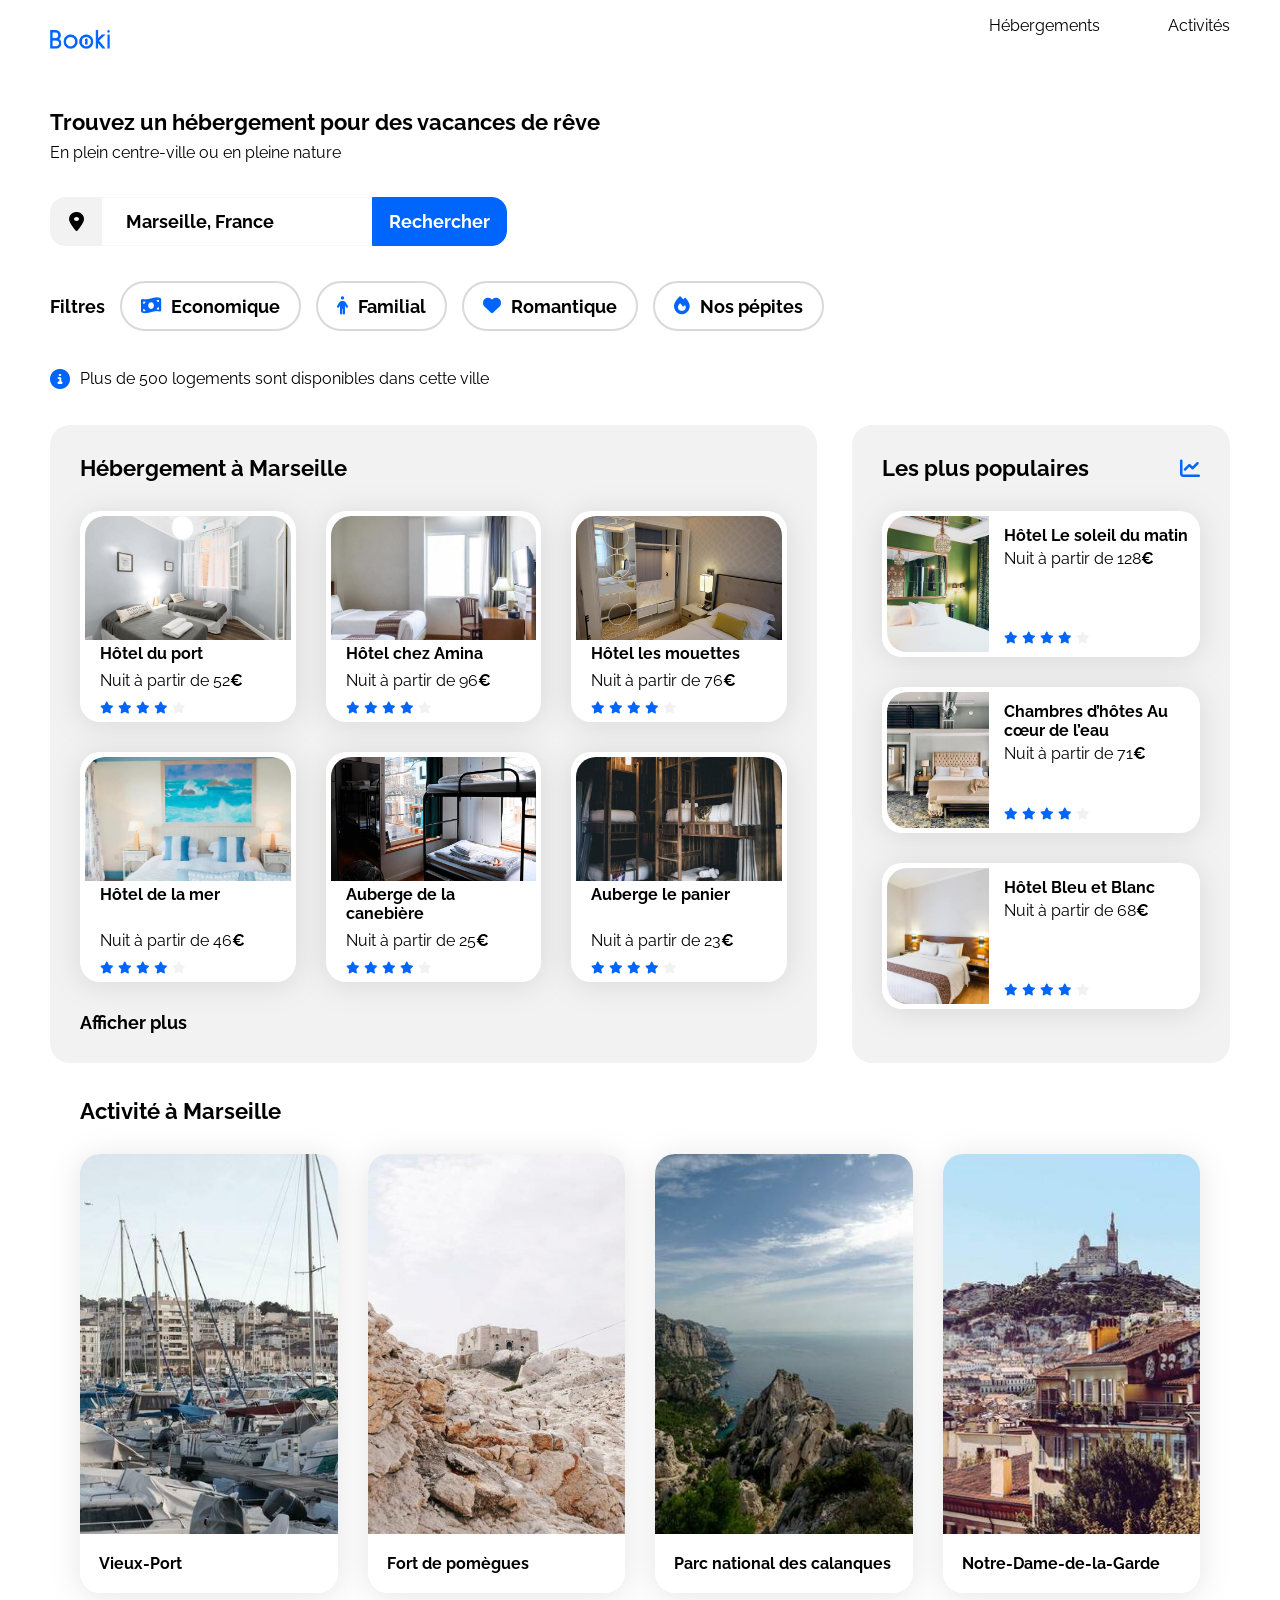
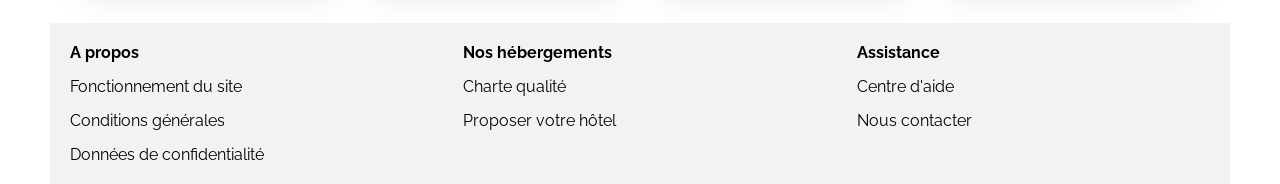
<file: index.html>
<!doctype html>
<html lang="fr">
  <head>
    <meta charset="UTF-8" />
    <meta name="viewport" content="width=device-width, initial-scale=1.0" />
    <title>Booki</title>
    <link rel="preconnect" href="https://fonts.googleapis.com" />
    <link rel="preconnect" href="https://fonts.gstatic.com" crossorigin />
    <link
      href="https://fonts.googleapis.com/css2?family=Raleway:wght@400;500;700&display=swap"
      rel="stylesheet"
    />
    <link
      rel="stylesheet"
      href="https://cdnjs.cloudflare.com/ajax/libs/font-awesome/6.2.1/css/all.min.css"
      integrity="sha512-MV7K8+y+gLIBoVD59lQIYicR65iaqukzvf/nwasF0nqhPay5w/9lJmVM2hMDcnK1OnMGCdVK+iQrJ7lzPJQd1w=="
      crossorigin="anonymous"
      referrerpolicy="no-referrer"
    />
    <link rel="stylesheet" href="./css/style.css" />
    <link rel="icon" type="image/png" href="./images/logo/favicon-32x32.png" />
  </head>

  <body>
    <div class="main-container">
      <!-- Entête de page avec logo et navigation -->
      <header class="main-header">
        <!-- Logo -->
        <a href="#">
          <img src="./images/logo/Booki.png" alt="Logo Booki" />
        </a>

        <!-- Barre de navigation -->
        <nav class="main-nav menu-item">
          <ul>
            <li><a href="#hebergements">Hébergements</a></li>
            <li><a href="#activites">Activités</a></li>
          </ul>
        </nav>
      </header>
      <!-- fin Entête de page avec logo et navigation -->

      <main>
        <!-- Titre principale de la page -->
        <h1>Trouvez un hébergement pour des vacances de rêve</h1>
        <p>En plein centre-ville ou en pleine nature</p>

        <!-- Barre de recherches -->
        <div class="search-bar">
          <i class="fa-sharp fa-solid fa-location-dot fa-lg"></i>
          <form class="search-form search-filter-text">
            <input
              type="text"
              name="search-query"
              placeholder="Marseille, France"
            />
            <button type="submit">Rechercher</button>
          </form>
        </div>

        <!-- barre de filtres -->
        <div class="filter-bar search-filter-text">
          <span>Filtres</span>
          <a href="#">
            <i class="fa-solid fa-money-bill-wave" aria-hidden="true"></i
            >Economique
          </a>
          <a href="#">
            <i class="fa-duotone fa-solid fa-person" aria-hidden="true"></i
            >Familial
          </a>
          <a href="#">
            <i class="fa-solid fa-heart" aria-hidden="true"></i>Romantique
          </a>
          <a href="#">
            <i class="fa-solid fa-fire" aria-hidden="true"></i>Nos pépites
          </a>
        </div>

        <div class="search-result-info">
          <i class="fa-solid fa-circle-info fa-lg" aria-hidden="true"></i>
          <p>Plus de 500 logements sont disponibles dans cette ville</p>
        </div>

        <!-- Zone d'affichages des cartes hébergements et les plus populaires -->
        <div class="hebergements-and-populaires">
          <!-- Zone d'affichage des cartes des hébergements  -->
          <section class="hebergements" id="hebergements">
            <h2 class="section-title">Hébergement à Marseille</h2>

            <div class="hebergements-cards">
              <!-- Hébergement 1 -->
              <a href="#">
                <article class="card">
                  <img
                    src="./images/hebergements/fred-kleber.jpg"
                    alt="Image de Hôtel du port"
                  />
                  <h3 class="card-title">Hôtel du port</h3>
                  <p class="card-subtitle">
                    Nuit à partir de 52<span class="euro">€</span>
                  </p>
                  <div class="card-rating">
                    <i class="fa-xs fa-solid fa-star" aria-hidden="true"></i>
                    <i class="fa-xs fa-solid fa-star" aria-hidden="true"></i>
                    <i class="fa-xs fa-solid fa-star" aria-hidden="true"></i>
                    <i class="fa-xs fa-solid fa-star" aria-hidden="true"></i>
                    <i
                      class="fa-xs fa-solid fa-star neutral-star"
                      aria-hidden="true"
                    ></i>
                  </div>
                </article>
              </a>

              <!-- Hébergement 2 -->
              <a href="#">
                <article class="card">
                  <img
                    src="./images/hebergements/febrian-zakaria.jpg"
                    alt="Image de Hôtel chez Amina"
                  />
                  <h3 class="card-title">Hôtel chez Amina</h3>
                  <p class="card-subtitle">
                    Nuit à partir de 96<span class="euro">€</span>
                  </p>
                  <div class="card-rating">
                    <i class="fa-xs fa-solid fa-star" aria-hidden="true"></i>
                    <i class="fa-xs fa-solid fa-star" aria-hidden="true"></i>
                    <i class="fa-xs fa-solid fa-star" aria-hidden="true"></i>
                    <i class="fa-xs fa-solid fa-star" aria-hidden="true"></i>
                    <i
                      class="fa-xs fa-solid fa-star neutral-star"
                      aria-hidden="true"
                    ></i>
                  </div>
                </article>
              </a>

              <!-- Hébergement 3 -->
              <a href="#">
                <article class="card">
                  <img
                    src="./images/hebergements/reisetopia.jpg"
                    alt="Image de Hôtel les mouettes"
                  />
                  <h3 class="card-title">Hôtel les mouettes</h3>
                  <p class="card-subtitle">
                    Nuit à partir de 76<span class="euro">€</span>
                  </p>
                  <div class="card-rating">
                    <i class="fa-xs fa-solid fa-star" aria-hidden="true"></i>
                    <i class="fa-xs fa-solid fa-star" aria-hidden="true"></i>
                    <i class="fa-xs fa-solid fa-star" aria-hidden="true"></i>
                    <i class="fa-xs fa-solid fa-star" aria-hidden="true"></i>
                    <i
                      class="fa-xs fa-solid fa-star neutral-star"
                      aria-hidden="true"
                    ></i>
                  </div>
                </article>
              </a>

              <!-- Hébergement 4 -->
              <a href="#">
                <article class="card">
                  <img
                    src="./images/hebergements/annie-spratt.jpg"
                    alt="Image de Hôtel de la mer"
                  />
                  <h3 class="card-title">Hôtel de la mer</h3>
                  <p class="card-subtitle">
                    Nuit à partir de 46<span class="euro">€</span>
                  </p>
                  <div class="card-rating">
                    <i class="fa-xs fa-solid fa-star" aria-hidden="true"></i>
                    <i class="fa-xs fa-solid fa-star" aria-hidden="true"></i>
                    <i class="fa-xs fa-solid fa-star" aria-hidden="true"></i>
                    <i class="fa-xs fa-solid fa-star" aria-hidden="true"></i>
                    <i
                      class="fa-xs fa-solid fa-star neutral-star"
                      aria-hidden="true"
                    ></i>
                  </div>
                </article>
              </a>

              <!-- Hébergement 5 -->
              <a href="#">
                <article class="card">
                  <img
                    src="./images/hebergements/marcus-loke.jpg"
                    alt="Image de Auberge de la canebière"
                  />
                  <h3 class="card-title">Auberge de la canebière</h3>
                  <p class="card-subtitle">
                    Nuit à partir de 25<span class="euro">€</span>
                  </p>
                  <div class="card-rating">
                    <i class="fa-xs fa-solid fa-star" aria-hidden="true"></i>
                    <i class="fa-xs fa-solid fa-star" aria-hidden="true"></i>
                    <i class="fa-xs fa-solid fa-star" aria-hidden="true"></i>
                    <i class="fa-xs fa-solid fa-star" aria-hidden="true"></i>
                    <i
                      class="fa-xs fa-solid fa-star neutral-star"
                      aria-hidden="true"
                    ></i>
                  </div>
                </article>
              </a>

              <!-- Hébergement 6 -->
              <a href="#">
                <article class="card">
                  <img
                    src="./images/hebergements/nicate-lee.jpg"
                    alt="Image de Auberge le panier"
                  />
                  <h3 class="card-title">Auberge le panier</h3>
                  <p class="card-subtitle">
                    Nuit à partir de 23<span class="euro">€</span>
                  </p>
                  <div class="card-rating">
                    <i class="fa-xs fa-solid fa-star" aria-hidden="true"></i>
                    <i class="fa-xs fa-solid fa-star" aria-hidden="true"></i>
                    <i class="fa-xs fa-solid fa-star" aria-hidden="true"></i>
                    <i class="fa-xs fa-solid fa-star" aria-hidden="true"></i>
                    <i
                      class="fa-xs fa-solid fa-star neutral-star"
                      aria-hidden="true"
                    ></i>
                  </div>
                </article>
              </a>

              <!-- Hébergement 7 A DECOMMENTER POUR TESTER LE COMPORTEMENT AVEC MOINS DE 3 CARDS SUR UNE LIGNE -->

              <!-- 
              <a href="#">
                <article class="card">
                  <img
                    src="./images/hebergements/nicate-lee.jpg"
                    alt="Image de Auberge le panier"
                  />
                  <h3 class="card-title">Auberge le panier</h3>
                  <p class="card-subtitle">
                    Nuit à partir de 23<span class="euro">€</span>
                  </p>
                  <div class="card-rating">
                    <i class="fa-xs fa-solid fa-star" aria-hidden="true"></i>
                    <i class="fa-xs fa-solid fa-star" aria-hidden="true"></i>
                    <i class="fa-xs fa-solid fa-star" aria-hidden="true"></i>
                    <i class="fa-xs fa-solid fa-star" aria-hidden="true"></i>
                    <i
                      class="fa-xs fa-solid fa-star neutral-star"
                      aria-hidden="true"
                    ></i>
                  </div>
                </article>
              </a> 
              -->

              <!-- Hébergement 8 A DECOMMENTER POUR TESTER LE COMPORTEMENT AVEC MOINS DE 3 CARDS SUR UNE LIGNE -->
              <!-- 
              <a href="#">
                <article class="card">
                  <img
                    src="./images/hebergements/nicate-lee.jpg"
                    alt="Image de Auberge le panier"
                  />
                  <h3 class="card-title">Auberge le panier</h3>
                  <p class="card-subtitle">
                    Nuit à partir de 23<span class="euro">€</span>
                  </p>
                  <div class="card-rating">
                    <i class="fa-xs fa-solid fa-star" aria-hidden="true"></i>
                    <i class="fa-xs fa-solid fa-star" aria-hidden="true"></i>
                    <i class="fa-xs fa-solid fa-star" aria-hidden="true"></i>
                    <i class="fa-xs fa-solid fa-star" aria-hidden="true"></i>
                    <i
                      class="fa-xs fa-solid fa-star neutral-star"
                      aria-hidden="true"
                    ></i>
                  </div>
                </article>
              </a> 
              -->
            </div>

            <a href="#" class="hebergements-plus-de-cards">Afficher plus</a>
          </section>
          <!-- Fin Zone d'affichage des cartes des hébergements  -->

          <!-- Zone d'affichage des cartes des hébergements les plus populaires -->
          <section class="populaires">
            <div class="populaires-title">
              <h2 class="section-title">Les plus populaires</h2>
              <i class="fa-solid fa-chart-line fa-lg" aria-hidden="true"></i>
            </div>
            <div class="populaires-cards">
              <!-- Populaire 1 -->
              <a href="#">
                <article class="card">
                  <img
                    src="./images/hebergements/emile-guillemot.jpg"
                    alt="Image de la chambre d'hôtel montrant un lit"
                  />
                  <div class="card-content">
                    <div class="card-txt">
                      <h3 class="card-title">Hôtel Le soleil du matin</h3>
                      <p class="card-subtitle">
                        Nuit à partir de 128<span class="euro">€</span>
                      </p>
                    </div>
                    <div class="card-rating">
                      <i class="fa-xs fa-solid fa-star" aria-hidden="true"></i>
                      <i class="fa-xs fa-solid fa-star" aria-hidden="true"></i>
                      <i class="fa-xs fa-solid fa-star" aria-hidden="true"></i>
                      <i class="fa-xs fa-solid fa-star" aria-hidden="true"></i>
                      <i
                        class="fa-xs fa-solid fa-star neutral-star"
                        aria-hidden="true"
                      ></i>
                      <span class="sr-only">Note de 4 sur 5</span>
                    </div>
                  </div>
                </article>
              </a>

              <!-- Populaire 2 -->
              <a href="#">
                <article class="card">
                  <img
                    src="./images/hebergements/aw-creative.jpg"
                    alt="Image de la chambre d'hôtel montrant un lit"
                  />
                  <div class="card-content">
                    <div class="card-txt">
                      <h3 class="card-title">
                        Chambres d’hôtes Au cœur de l’eau
                      </h3>
                      <p class="card-subtitle">
                        Nuit à partir de 71<span class="euro">€</span>
                      </p>
                    </div>
                    <div class="card-rating">
                      <i class="fa-xs fa-solid fa-star" aria-hidden="true"></i>
                      <i class="fa-xs fa-solid fa-star" aria-hidden="true"></i>
                      <i class="fa-xs fa-solid fa-star" aria-hidden="true"></i>
                      <i class="fa-xs fa-solid fa-star" aria-hidden="true"></i>
                      <i
                        class="fa-xs fa-solid fa-star neutral-star"
                        aria-hidden="true"
                      ></i>
                      <span class="sr-only">Note de 4 sur 5</span>
                    </div>
                  </div>
                </article>
              </a>

              <!-- Populaire 3 -->
              <a href="#">
                <article class="card">
                  <img
                    src="./images/hebergements/febrian-zakaria2.jpg"
                    alt="Image de la chambre d'hôtel montrant un lit"
                  />
                  <div class="card-content">
                    <div class="card-txt">
                      <h3 class="card-title">Hôtel Bleu et Blanc</h3>
                      <p class="card-subtitle">
                        Nuit à partir de 68<span class="euro">€</span>
                      </p>
                    </div>
                    <div class="card-rating">
                      <i class="fa-xs fa-solid fa-star" aria-hidden="true"></i>
                      <i class="fa-xs fa-solid fa-star" aria-hidden="true"></i>
                      <i class="fa-xs fa-solid fa-star" aria-hidden="true"></i>
                      <i class="fa-xs fa-solid fa-star" aria-hidden="true"></i>
                      <i
                        class="fa-xs fa-solid fa-star neutral-star"
                        aria-hidden="true"
                      ></i>
                      <span class="sr-only">Note de 4 sur 5</span>
                    </div>
                  </div>
                </article>
              </a>

              <!-- Populaire 4 A DECOMMENTER POUR TESTER LE COMPORTEMENT AVEC MOINS DE 3 CARDS -->
              <!-- <a href="#">
                <article class="card">
                  <img
                    src="./images/hebergements/febrian-zakaria2.jpg"
                    alt="Image de la chambre d'hôtel montrant un lit"
                  />
                  <div class="card-content">
                    <div class="card-txt">
                      <h3 class="card-title">Hôtel Bleu et Blanc</h3>
                      <p class="card-subtitle">
                        Nuit à partir de 68<span class="euro">€</span>
                      </p>
                    </div>
                    <div class="card-rating">
                      <i class="fa-xs fa-solid fa-star" aria-hidden="true"></i>
                      <i class="fa-xs fa-solid fa-star" aria-hidden="true"></i>
                      <i class="fa-xs fa-solid fa-star" aria-hidden="true"></i>
                      <i class="fa-xs fa-solid fa-star" aria-hidden="true"></i>
                      <i
                        class="fa-xs fa-solid fa-star neutral-star"
                        aria-hidden="true"
                      ></i>
                      <span class="sr-only">Note de 4 sur 5</span>
                    </div>
                  </div>
                </article>
              </a> -->

              <!-- Populaire 5 A DECOMMENTER POUR TESTER LE COMPORTEMENT AVEC MOINS DE 3 CARDS -->
              <!-- 
              <a href="#">
                <article class="card">
                  <img
                    src="./images/hebergements/febrian-zakaria2.jpg"
                    alt="Image de la chambre d'hôtel montrant un lit"
                  />
                  <div class="card-content">
                    <div class="card-txt">
                      <h3 class="card-title">Hôtel Bleu et Blanc</h3>
                      <p class="card-subtitle">
                        Nuit à partir de 68<span class="euro">€</span>
                      </p>
                    </div>
                    <div class="card-rating">
                      <i class="fa-xs fa-solid fa-star" aria-hidden="true"></i>
                      <i class="fa-xs fa-solid fa-star" aria-hidden="true"></i>
                      <i class="fa-xs fa-solid fa-star" aria-hidden="true"></i>
                      <i class="fa-xs fa-solid fa-star" aria-hidden="true"></i>
                      <i
                        class="fa-xs fa-solid fa-star neutral-star"
                        aria-hidden="true"
                      ></i>
                      <span class="sr-only">Note de 4 sur 5</span>
                    </div>
                  </div>
                </article>
              </a>
              -->
            </div>
          </section>
          <!-- Fin Zone d'affichage des cartes les plus populaires -->
        </div>
        <!-- Fin de la Zone d'affichages des cartes hébergements et les plus populaires -->

        <!-- Zone d'affichage des activités -->
        <section id="activites" class="activites">
          <h2 class="section-title">Activité à Marseille</h2>

          <div class="activites-cards">
            <!-- Activité 1 -->
            <a href="#">
              <article class="card">
                <img
                  src="./images/activites/reno-laithienne.jpg"
                  alt="Image du Vieux-Port"
                />
                <h3 class="card-title">Vieux-Port</h3>
              </article>
            </a>

            <!-- Activité 3 -->
            <a href="#">
              <article class="card">
                <img
                  src="./images/activites/paul-hermann.jpg"
                  alt="Image de Fort de pomègues"
                />
                <h3 class="card-title">Fort de pomègues</h3>
              </article>
            </a>

            <!-- Activité 3 -->
            <a href="#">
              <article class="card">
                <img
                  src="./images/activites/kilyan-sockalingum.jpg"
                  alt="Image de Parc national des calanques"
                />
                <h3 class="card-title">Parc national des calanques</h3>
              </article>
            </a>

            <!-- Activité 4 -->
            <a href="#">
              <article class="card">
                <img
                  src="./images/activites/florian-wehde.jpg"
                  alt="Image de Notre-Dame-de-la-Garde"
                />
                <h3 class="card-title">Notre-Dame-de-la-Garde</h3>
              </article>
            </a>

            <!-- Activité 5 A DECOMMENTER POUR TESTER LE COMPORTEMENT AVEC MOINS DE 4 CARDS SUR UNE LIGNE -->
            <!-- 
            <a href="#">
              <article class="card">
                <img
                  src="./images/activites/reno-laithienne.jpg"
                  alt="Image du Vieux-Port"
                />
                <h3 class="card-title">Vieux-Port</h3>
              </article>
            </a> 
            -->
          </div>
        </section>
        <!-- Fin Zone d'affichage des activités -->
      </main>

      <!-- Pied de page -->
      <footer class="main-footer">
        <div class="menu-footer">
          <h3 class="card-title">A propos</h3>
          <ul>
            <li><a href="#">Fonctionnement du site</a></li>
            <li><a href="#">Conditions générales</a></li>
            <li><a href="#">Données de confidentialité</a></li>
          </ul>
        </div>
        <div class="menu-footer">
          <h3 class="card-title">Nos hébergements</h3>
          <ul>
            <li><a href="#">Charte qualité</a></li>
            <li><a href="#">Proposer votre hôtel</a></li>
          </ul>
        </div>
        <div class="menu-footer">
          <h3 class="card-title">Assistance</h3>
          <ul>
            <li><a href="#">Centre d'aide</a></li>
            <li><a href="#">Nous contacter</a></li>
          </ul>
        </div>
      </footer>
      <!-- Fin de la zone d'affichage du pied de page -->
    </div>
  </body>
</html>
</file>
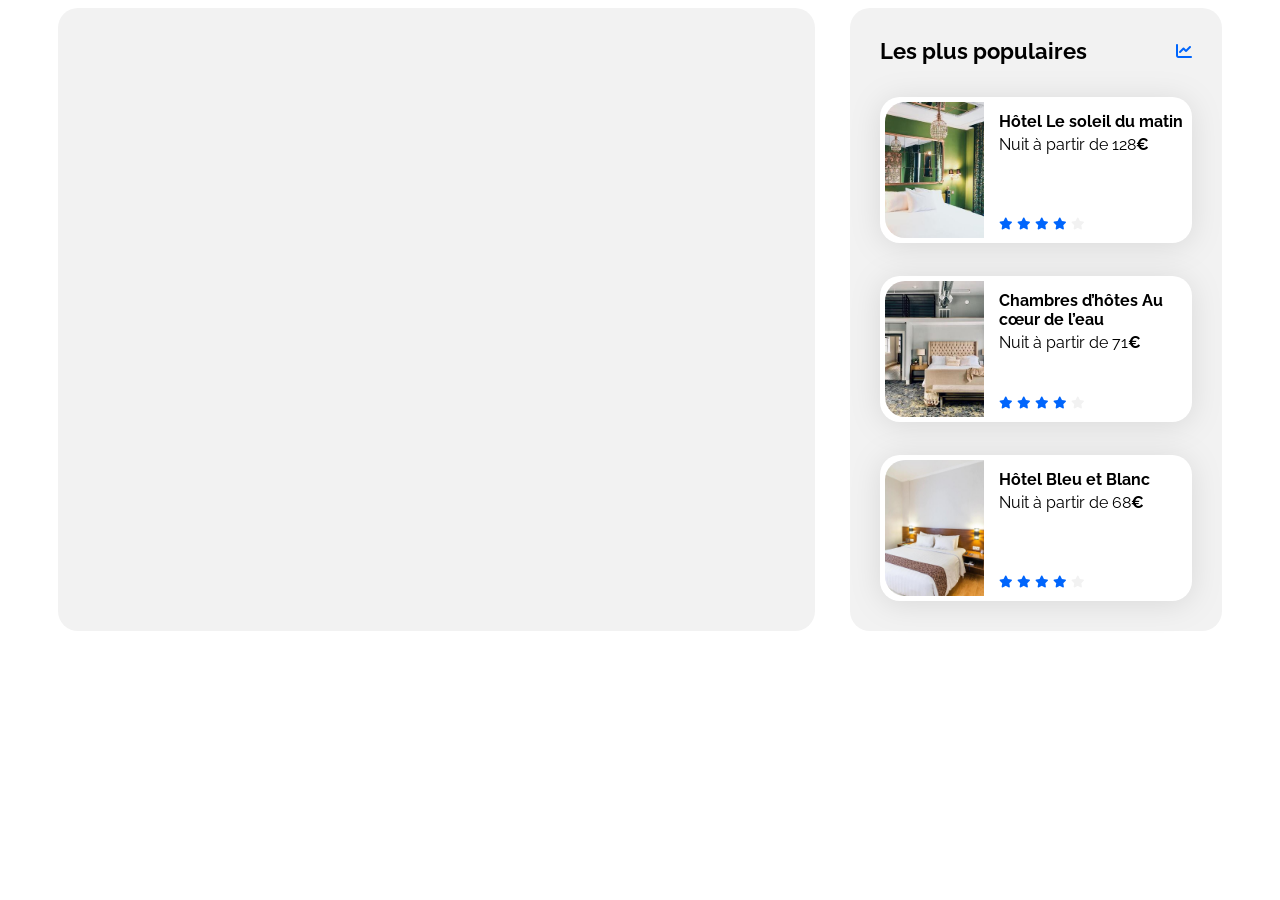
<file: index-etape1.html>
<!doctype html>
<html lang="fr">
  <head>
    <meta charset="UTF-8" />
    <meta name="viewport" content="width=device-width, initial-scale=1.0" />
    <title>Booki</title>
    <link rel="preconnect" href="https://fonts.googleapis.com" />
    <link rel="preconnect" href="https://fonts.gstatic.com" crossorigin />
    <link
      href="https://fonts.googleapis.com/css2?family=Raleway:wght@400;500;700&display=swap"
      rel="stylesheet"
    />
    <link
      rel="stylesheet"
      href="https://cdnjs.cloudflare.com/ajax/libs/font-awesome/6.2.1/css/all.min.css"
      integrity="sha512-MV7K8+y+gLIBoVD59lQIYicR65iaqukzvf/nwasF0nqhPay5w/9lJmVM2hMDcnK1OnMGCdVK+iQrJ7lzPJQd1w=="
      crossorigin="anonymous"
      referrerpolicy="no-referrer"
    />
    <link rel="stylesheet" href="./css/style-initial.css" />
  </head>

  <body>
    <div class="main-container">
      <header></header>
      <main>
        <div class="hebergements-and-populaires">
          <section class="hebergements"></section>
          <section class="populaires">
            <div class="populaires-title">
              <h2 class="section-title">Les plus populaires</h2>
              <i class="fa-solid fa-chart-line" aria-hidden="true"></i>
            </div>
            <div class="populaires-cards">
              <a href="#">
                <article class="card">
                  <img
                    src="./images/hebergements/emile-guillemot.jpg"
                    alt="Image de la chambre d'hôtel montrant un lit"
                  />
                  <div class="card-content">
                    <div class="card-txt">
                      <h3 class="card-title">Hôtel Le soleil du matin</h3>
                      <p class="card-subtitle">
                        Nuit à partir de 128<span class="euro">€</span>
                      </p>
                    </div>
                    <div class="card-rating">
                      <i class="fa-xs fa-solid fa-star" aria-hidden="true"></i>
                      <i class="fa-xs fa-solid fa-star" aria-hidden="true"></i>
                      <i class="fa-xs fa-solid fa-star" aria-hidden="true"></i>
                      <i class="fa-xs fa-solid fa-star" aria-hidden="true"></i>
                      <i
                        class="fa-xs fa-solid fa-star neutral-star"
                        aria-hidden="true"
                      ></i>
                      <span class="sr-only">Note de 4 sur 5</span>
                    </div>
                  </div>
                </article>
              </a>
              <a href="#">
                <article class="card">
                  <img
                    src="./images/hebergements/aw-creative.jpg"
                    alt="Image de la chambre d'hôtel montrant un lit"
                  />
                  <div class="card-content">
                    <div class="card-txt">
                      <h3 class="card-title">
                        Chambres d’hôtes Au cœur de l’eau
                      </h3>
                      <p class="card-subtitle">
                        Nuit à partir de 71<span class="euro">€</span>
                      </p>
                    </div>
                    <div class="card-rating">
                      <i class="fa-xs fa-solid fa-star" aria-hidden="true"></i>
                      <i class="fa-xs fa-solid fa-star" aria-hidden="true"></i>
                      <i class="fa-xs fa-solid fa-star" aria-hidden="true"></i>
                      <i class="fa-xs fa-solid fa-star" aria-hidden="true"></i>
                      <i
                        class="fa-xs fa-solid fa-star neutral-star"
                        aria-hidden="true"
                      ></i>
                      <span class="sr-only">Note de 4 sur 5</span>
                    </div>
                  </div>
                </article>
              </a>
              <a href="#">
                <article class="card">
                  <img
                    src="./images/hebergements/febrian-zakaria2.jpg"
                    alt="Image de la chambre d'hôtel montrant un lit"
                  />
                  <div class="card-content">
                    <div class="card-txt">
                      <h3 class="card-title">Hôtel Bleu et Blanc</h3>
                      <p class="card-subtitle">
                        Nuit à partir de 68<span class="euro">€</span>
                      </p>
                    </div>
                    <div class="card-rating">
                      <i class="fa-xs fa-solid fa-star" aria-hidden="true"></i>
                      <i class="fa-xs fa-solid fa-star" aria-hidden="true"></i>
                      <i class="fa-xs fa-solid fa-star" aria-hidden="true"></i>
                      <i class="fa-xs fa-solid fa-star" aria-hidden="true"></i>
                      <i
                        class="fa-xs fa-solid fa-star neutral-star"
                        aria-hidden="true"
                      ></i>
                      <span class="sr-only">Note de 4 sur 5</span>
                    </div>
                  </div>
                </article>
              </a>
            </div>
          </section>
        </div>
      </main>
      <footer></footer>
    </div>
  </body>
</html>
</file>
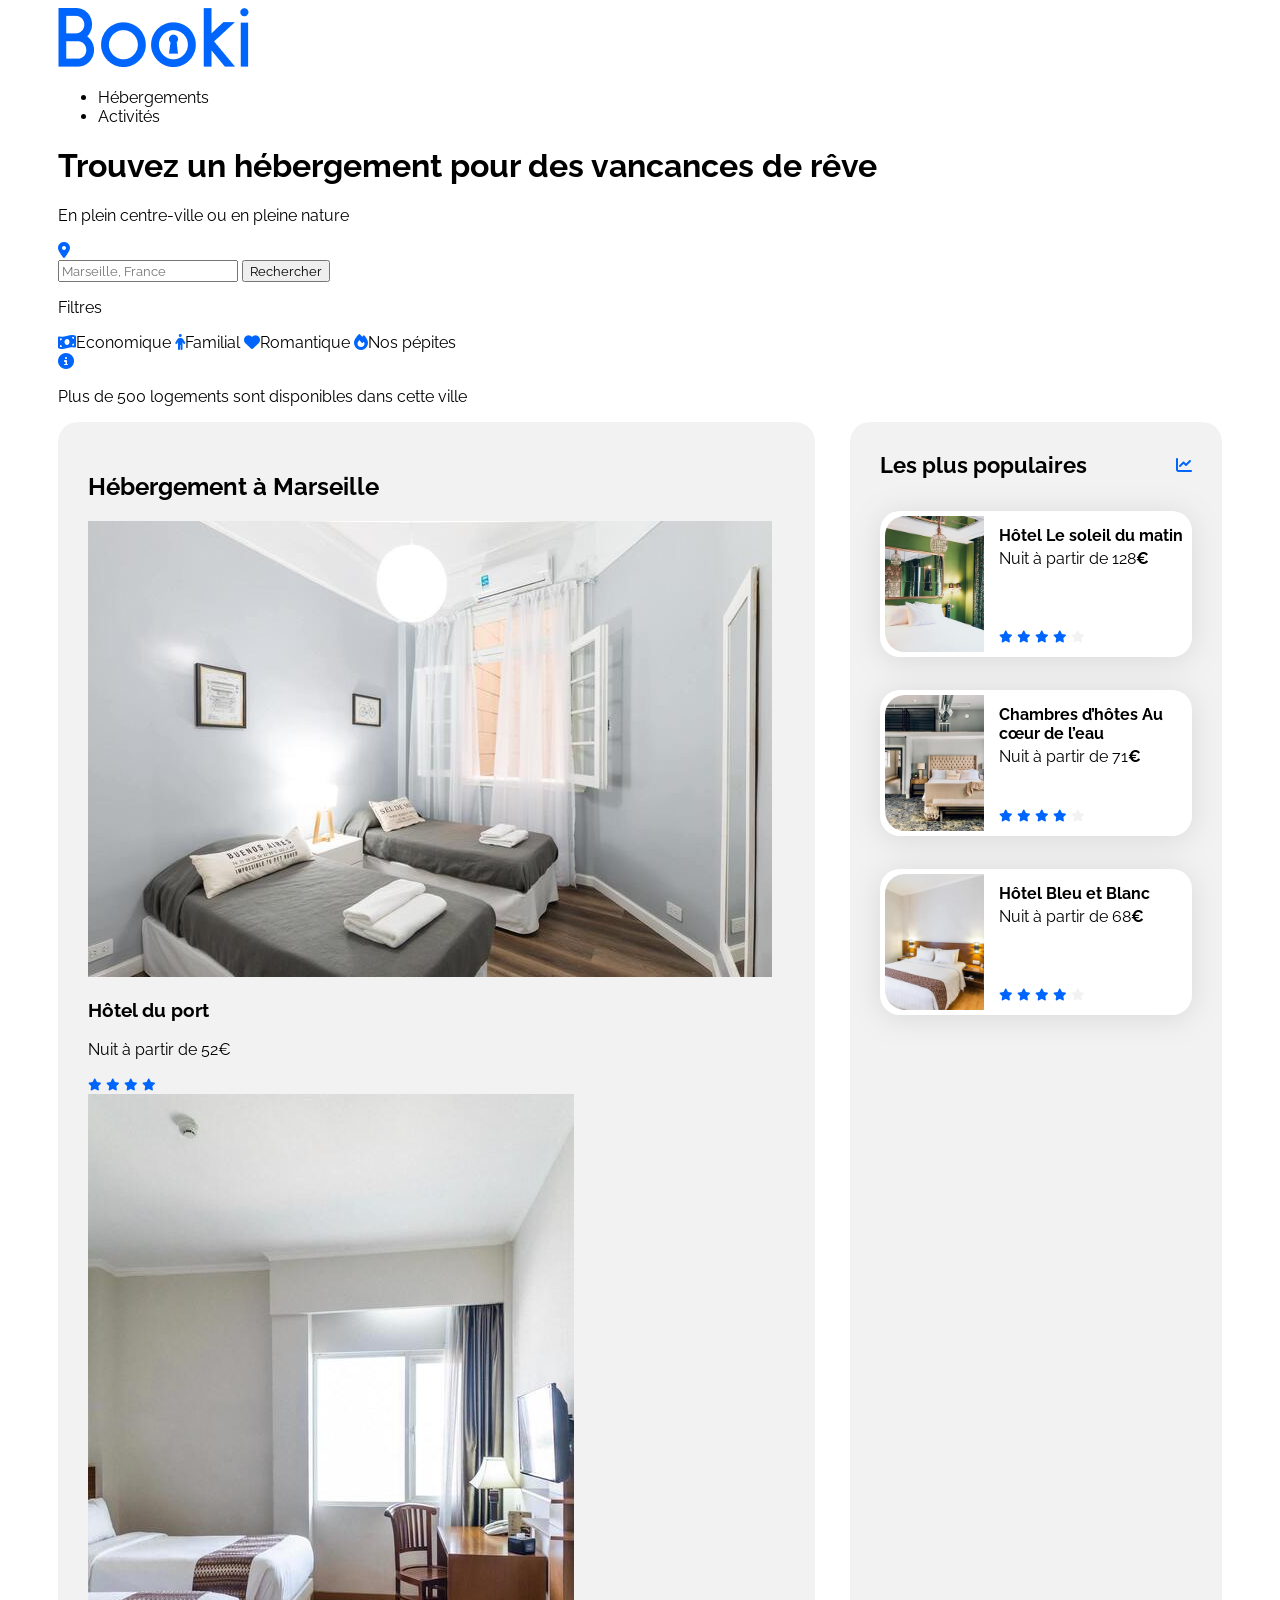
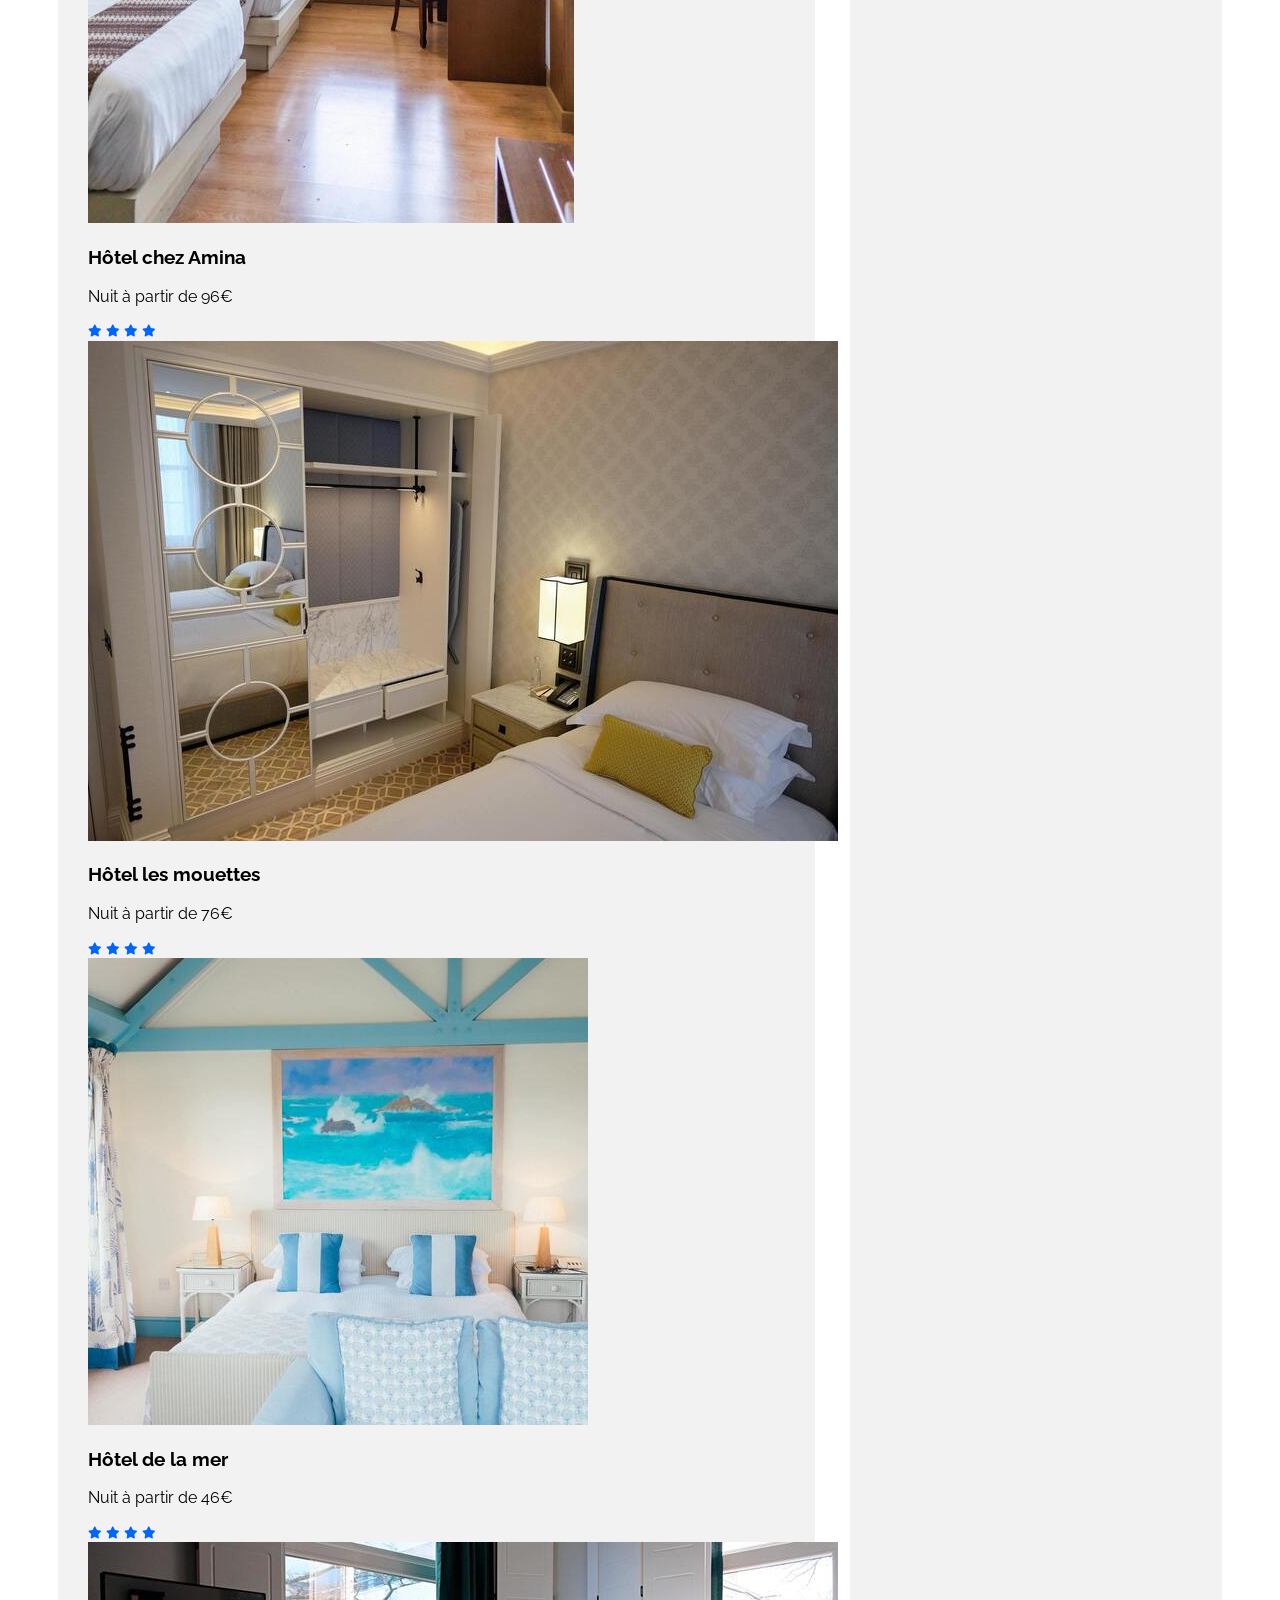
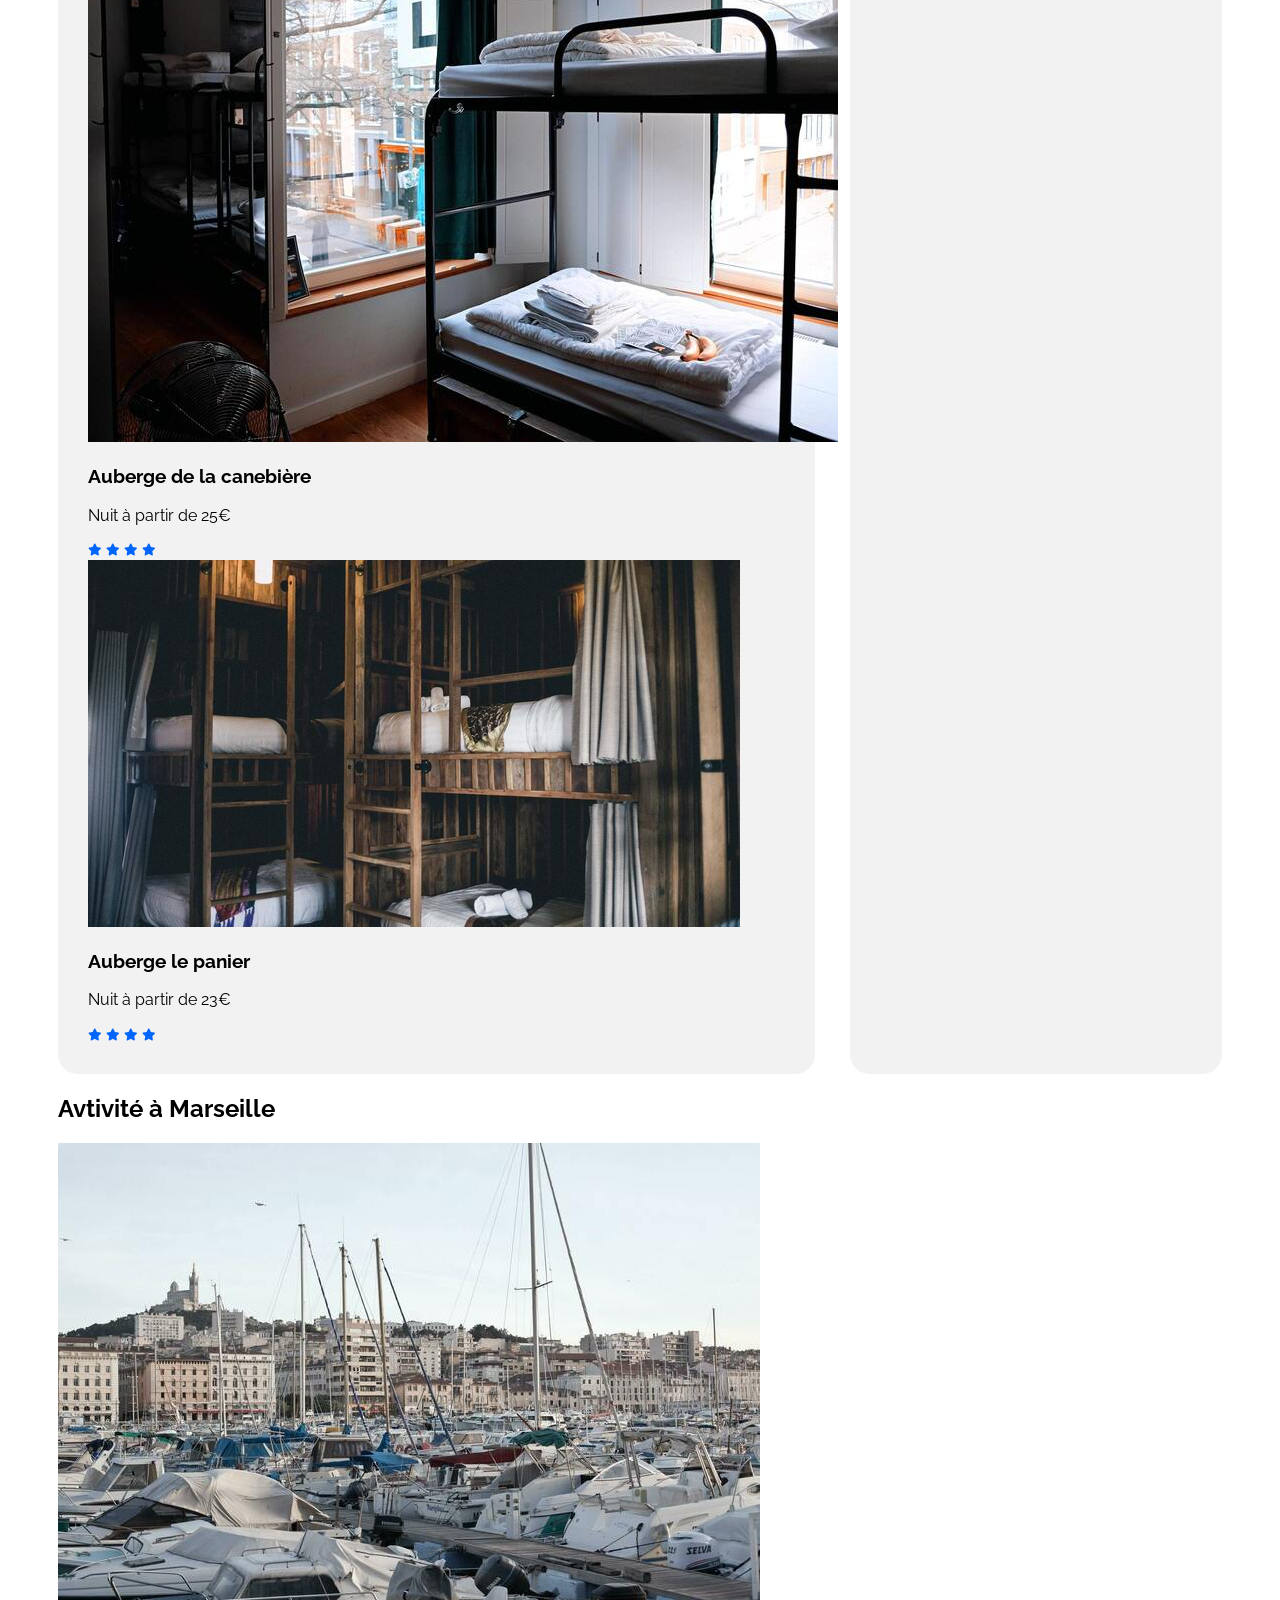
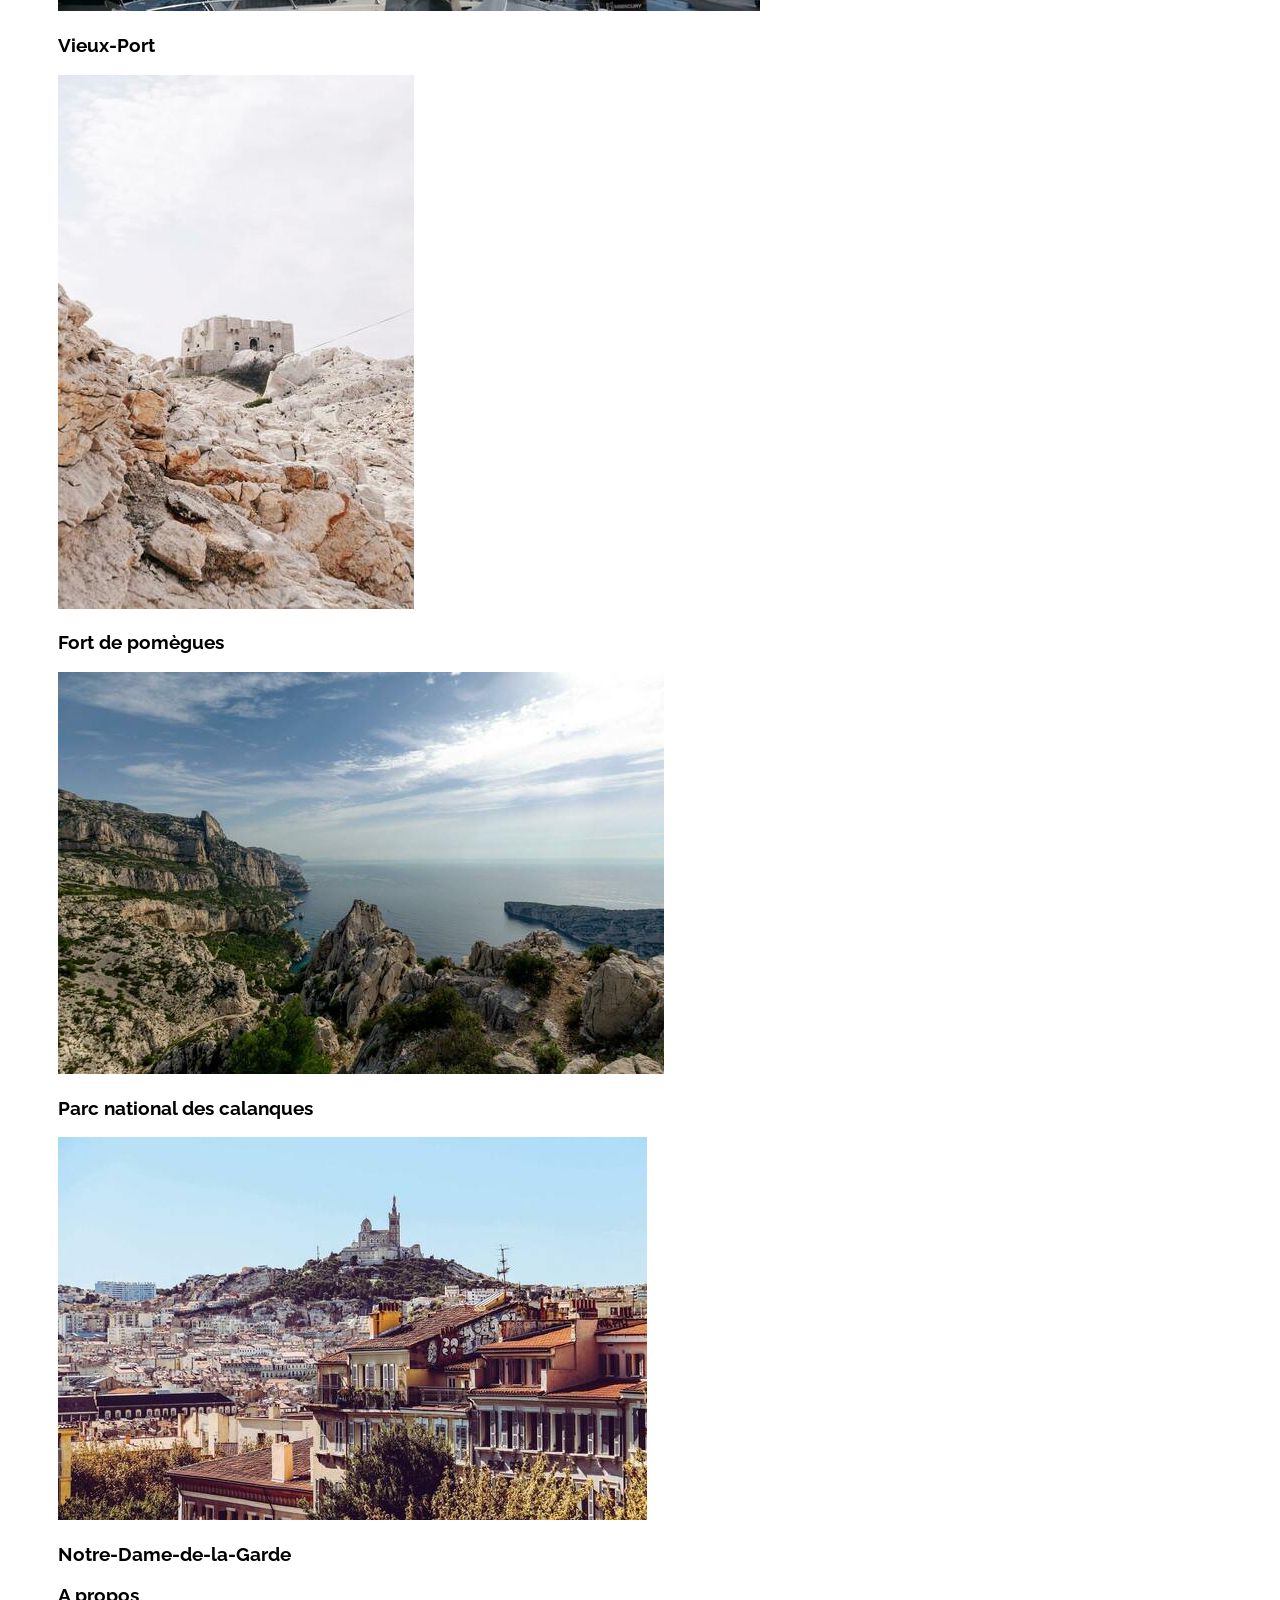
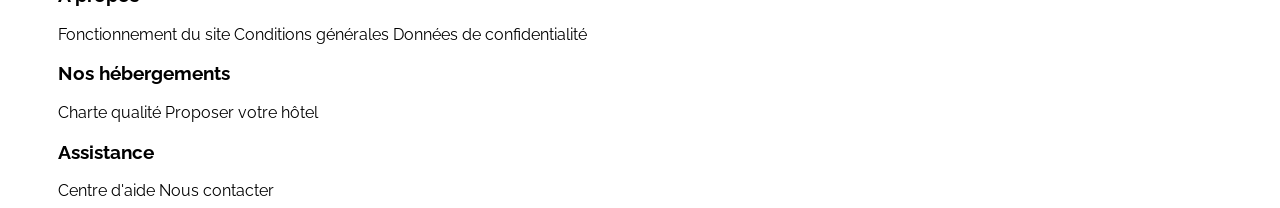
<file: index-etape2.html>
<!doctype html>
<html lang="fr">
  <head>
    <meta charset="UTF-8" />
    <meta name="viewport" content="width=device-width, initial-scale=1.0" />
    <title>Booki</title>
    <link rel="preconnect" href="https://fonts.googleapis.com" />
    <link rel="preconnect" href="https://fonts.gstatic.com" crossorigin />
    <link
      href="https://fonts.googleapis.com/css2?family=Raleway:wght@400;500;700&display=swap"
      rel="stylesheet"
    />
    <link
      rel="stylesheet"
      href="https://cdnjs.cloudflare.com/ajax/libs/font-awesome/6.2.1/css/all.min.css"
      integrity="sha512-MV7K8+y+gLIBoVD59lQIYicR65iaqukzvf/nwasF0nqhPay5w/9lJmVM2hMDcnK1OnMGCdVK+iQrJ7lzPJQd1w=="
      crossorigin="anonymous"
      referrerpolicy="no-referrer"
    />
    <link rel="stylesheet" href="./css/style-initial.css" />
  </head>

  <body>
    <div class="main-container">
      <!-- Entête de page avec logo et navigation -->
      <header>
        <!-- Logo -->
        <a href="#">
          <img src="./images/logo/Booki.png" alt="Logo Booki" />
        </a>

        <!-- Barre de navigation -->
        <nav>
          <ul>
            <li><a href="#">Hébergements</a></li>
            <li><a href="#">Activités</a></li>
          </ul>
        </nav>
      </header>
      <!-- fin Entête de page avec logo et navigation -->

      <main>
        <!-- Titre principale de la page -->
        <h1>Trouvez un hébergement pour des vancances de rêve</h1>
        <p>En plein centre-ville ou en pleine nature</p>

        <!-- Barre de recherche avec formulaire de saisie de la requête -->
        <div>
          <i class="fa-sharp fa-solid fa-location-dot"></i>
          <form>
            <input
              type="text"
              name="search-query"
              placeholder="Marseille, France"
            />
            <button type="submit">Rechercher</button>
          </form>
        </div>

        <!-- barre de filtres -->
        <div>
          <p>Filtres</p>
          <a href="#">
            <i class="fa-solid fa-money-bill-wave"></i>Economique
          </a>
          <a href="#">
            <i
              class="fa-duotone fa-solid fa-person"
              style="--fa-primary-color: #0065fc; --fa-secondary-color: #0065fc"
            ></i
            >Familial
          </a>
          <a href="#"> <i class="fa-solid fa-heart"></i>Romantique </a>
          <a href="#"> <i class="fa-solid fa-fire"></i>Nos pépites </a>
        </div>

        <div>
          <i class="fa-solid fa-circle-info"></i>
          <p>Plus de 500 logements sont disponibles dans cette ville</p>
        </div>

        <!-- Zone d'affichages des cartes hébergements et les plus populaires -->
        <div class="hebergements-and-populaires">
          <!-- Zone d'affichage des cartes des hébergements  -->
          <section class="hebergements">
            <h2>Hébergement à Marseille</h2>

            <!-- Hébergement 1 -->
            <div>
              <a href="#">
                <article>
                  <img
                    src="./images/hebergements/fred-kleber.jpg"
                    alt="Hôtel du port - Nuit à partir de 52€"
                  />
                  <h3>Hôtel du port</h3>
                  <p>Nuit à partir de 52€</p>
                  <div class="card-rating">
                    <i class="fa-xs fa-solid fa-star" aria-hidden="true"></i>
                    <i class="fa-xs fa-solid fa-star" aria-hidden="true"></i>
                    <i class="fa-xs fa-solid fa-star" aria-hidden="true"></i>
                    <i class="fa-xs fa-solid fa-star" aria-hidden="true"></i>
                    <i
                      class="fa-xs fa-solid fa-star neutral-star"
                      aria-hidden="true"
                    ></i>
                  </div>
                </article>
              </a>
            </div>

            <!-- Hébergement 2 -->
            <div>
              <a href="#">
                <article>
                  <img
                    src="./images/hebergements/febrian-zakaria.jpg"
                    alt="Hôtel chez Amina - Nuit à partir de 96€"
                  />
                  <h3>Hôtel chez Amina</h3>
                  <p>Nuit à partir de 96€</p>
                  <div class="card-rating">
                    <i class="fa-xs fa-solid fa-star" aria-hidden="true"></i>
                    <i class="fa-xs fa-solid fa-star" aria-hidden="true"></i>
                    <i class="fa-xs fa-solid fa-star" aria-hidden="true"></i>
                    <i class="fa-xs fa-solid fa-star" aria-hidden="true"></i>
                    <i
                      class="fa-xs fa-solid fa-star neutral-star"
                      aria-hidden="true"
                    ></i>
                  </div>
                </article>
              </a>
            </div>

            <!-- Hébergement 3 -->
            <div>
              <a href="#">
                <article>
                  <img
                    src="./images/hebergements/reisetopia.jpg"
                    alt="Hôtel les mouettes - Nuit à partir de 76€"
                  />
                  <h3>Hôtel les mouettes</h3>
                  <p>Nuit à partir de 76€</p>
                  <div class="card-rating">
                    <i class="fa-xs fa-solid fa-star" aria-hidden="true"></i>
                    <i class="fa-xs fa-solid fa-star" aria-hidden="true"></i>
                    <i class="fa-xs fa-solid fa-star" aria-hidden="true"></i>
                    <i class="fa-xs fa-solid fa-star" aria-hidden="true"></i>
                    <i
                      class="fa-xs fa-solid fa-star neutral-star"
                      aria-hidden="true"
                    ></i>
                  </div>
                </article>
              </a>
            </div>

            <!-- Hébergement 4 -->
            <div>
              <a href="#">
                <article>
                  <img
                    src="./images/hebergements/annie-spratt.jpg"
                    alt="Hôtel de la mer - Nuit à partir de 46€"
                  />
                  <h3>Hôtel de la mer</h3>
                  <p>Nuit à partir de 46€</p>
                  <div class="card-rating">
                    <i class="fa-xs fa-solid fa-star" aria-hidden="true"></i>
                    <i class="fa-xs fa-solid fa-star" aria-hidden="true"></i>
                    <i class="fa-xs fa-solid fa-star" aria-hidden="true"></i>
                    <i class="fa-xs fa-solid fa-star" aria-hidden="true"></i>
                    <i
                      class="fa-xs fa-solid fa-star neutral-star"
                      aria-hidden="true"
                    ></i>
                  </div>
                </article>
              </a>
            </div>

            <!-- Hébergement 5 -->
            <div>
              <a href="#">
                <article>
                  <img
                    src="./images/hebergements/marcus-loke.jpg"
                    alt="Auberge de la canebière - Nuit à partir de 25€"
                  />
                  <h3>Auberge de la canebière</h3>
                  <p>Nuit à partir de 25€</p>
                  <div class="card-rating">
                    <i class="fa-xs fa-solid fa-star" aria-hidden="true"></i>
                    <i class="fa-xs fa-solid fa-star" aria-hidden="true"></i>
                    <i class="fa-xs fa-solid fa-star" aria-hidden="true"></i>
                    <i class="fa-xs fa-solid fa-star" aria-hidden="true"></i>
                    <i
                      class="fa-xs fa-solid fa-star neutral-star"
                      aria-hidden="true"
                    ></i>
                  </div>
                </article>
              </a>
            </div>

            <!-- Hébergement 6 -->
            <div>
              <a href="#">
                <article>
                  <img
                    src="./images/hebergements/nicate-lee.jpg"
                    alt="Auberge le panier - Nuit à partir de 23€"
                  />
                  <h3>Auberge le panier</h3>
                  <p>Nuit à partir de 23€</p>
                  <div class="card-rating">
                    <i class="fa-xs fa-solid fa-star" aria-hidden="true"></i>
                    <i class="fa-xs fa-solid fa-star" aria-hidden="true"></i>
                    <i class="fa-xs fa-solid fa-star" aria-hidden="true"></i>
                    <i class="fa-xs fa-solid fa-star" aria-hidden="true"></i>
                    <i
                      class="fa-xs fa-solid fa-star neutral-star"
                      aria-hidden="true"
                    ></i>
                  </div>
                </article>
              </a>
            </div>
          </section>
          <!-- Fin Zone d'affichage des cartes des hébergements  -->

          <!-- Zone d'affichage des cartes des hébergements les plus populaires -->
          <section class="populaires">
            <div class="populaires-title">
              <h2 class="section-title">Les plus populaires</h2>
              <i class="fa-solid fa-chart-line" aria-hidden="true"></i>
            </div>
            <div class="populaires-cards">
              <a href="#">
                <article class="card">
                  <img
                    src="./images/hebergements/emile-guillemot.jpg"
                    alt="Image de la chambre d'hôtel montrant un lit"
                  />
                  <div class="card-content">
                    <div class="card-txt">
                      <h3 class="card-title">Hôtel Le soleil du matin</h3>
                      <p class="card-subtitle">
                        Nuit à partir de 128<span class="euro">€</span>
                      </p>
                    </div>
                    <div class="card-rating">
                      <i class="fa-xs fa-solid fa-star" aria-hidden="true"></i>
                      <i class="fa-xs fa-solid fa-star" aria-hidden="true"></i>
                      <i class="fa-xs fa-solid fa-star" aria-hidden="true"></i>
                      <i class="fa-xs fa-solid fa-star" aria-hidden="true"></i>
                      <i
                        class="fa-xs fa-solid fa-star neutral-star"
                        aria-hidden="true"
                      ></i>
                      <span class="sr-only">Note de 4 sur 5</span>
                    </div>
                  </div>
                </article>
              </a>
              <a href="#">
                <article class="card">
                  <img
                    src="./images/hebergements/aw-creative.jpg"
                    alt="Image de la chambre d'hôtel montrant un lit"
                  />
                  <div class="card-content">
                    <div class="card-txt">
                      <h3 class="card-title">
                        Chambres d’hôtes Au cœur de l’eau
                      </h3>
                      <p class="card-subtitle">
                        Nuit à partir de 71<span class="euro">€</span>
                      </p>
                    </div>
                    <div class="card-rating">
                      <i class="fa-xs fa-solid fa-star" aria-hidden="true"></i>
                      <i class="fa-xs fa-solid fa-star" aria-hidden="true"></i>
                      <i class="fa-xs fa-solid fa-star" aria-hidden="true"></i>
                      <i class="fa-xs fa-solid fa-star" aria-hidden="true"></i>
                      <i
                        class="fa-xs fa-solid fa-star neutral-star"
                        aria-hidden="true"
                      ></i>
                      <span class="sr-only">Note de 4 sur 5</span>
                    </div>
                  </div>
                </article>
              </a>
              <a href="#">
                <article class="card">
                  <img
                    src="./images/hebergements/febrian-zakaria2.jpg"
                    alt="Image de la chambre d'hôtel montrant un lit"
                  />
                  <div class="card-content">
                    <div class="card-txt">
                      <h3 class="card-title">Hôtel Bleu et Blanc</h3>
                      <p class="card-subtitle">
                        Nuit à partir de 68<span class="euro">€</span>
                      </p>
                    </div>
                    <div class="card-rating">
                      <i class="fa-xs fa-solid fa-star" aria-hidden="true"></i>
                      <i class="fa-xs fa-solid fa-star" aria-hidden="true"></i>
                      <i class="fa-xs fa-solid fa-star" aria-hidden="true"></i>
                      <i class="fa-xs fa-solid fa-star" aria-hidden="true"></i>
                      <i
                        class="fa-xs fa-solid fa-star neutral-star"
                        aria-hidden="true"
                      ></i>
                      <span class="sr-only">Note de 4 sur 5</span>
                    </div>
                  </div>
                </article>
              </a>
            </div>
          </section>
          <!-- Fin Zone d'affichage des cartes des hébergements les plus populaires -->
        </div>

        <!-- Zone d'affichage des activités -->
        <section>
          <h2>Avtivité à Marseille</h2>

          <!-- Activité 1 -->
          <div>
            <article>
              <img
                src="./images/activites/reno-laithienne.jpg"
                alt="Vieux-Port"
              />
              <h3>Vieux-Port</h3>
            </article>
          </div>

          <!-- Activité 2 -->
          <div>
            <article>
              <img
                src="./images/activites/paul-hermann.jpg"
                alt="Fort de pomègues"
              />
              <h3>Fort de pomègues</h3>
            </article>
          </div>

          <!-- Activité 3 -->
          <div>
            <article>
              <img
                src="./images/activites/kilyan-sockalingum.jpg"
                alt="Parc national des calanques"
              />
              <h3>Parc national des calanques</h3>
            </article>
          </div>

          <!-- Activité 4 -->
          <div>
            <article>
              <img
                src="./images/activites/florian-wehde.jpg"
                alt="Notre-Dame-de-la-Garde"
              />
              <h3>Notre-Dame-de-la-Garde</h3>
            </article>
          </div>
        </section>
        <!-- Fin Zone d'affichage des activités -->
      </main>

      <!-- Pied de page -->
      <footer>
        <div>
          <h3>A propos</h3>
          <a href="#">Fonctionnement du site</a>
          <a href="#">Conditions générales</a>
          <a href="#">Données de confidentialité</a>
        </div>
        <div>
          <h3>Nos hébergements</h3>
          <a href="#">Charte qualité</a>
          <a href="#">Proposer votre hôtel</a>
        </div>
        <div>
          <h3>Assistance</h3>
          <a href="#">Centre d'aide</a>
          <a href="#">Nous contacter</a>
        </div>
      </footer>
      <!-- Fin de la zone d'affichage du pied de page -->
    </div>
  </body>
</html>
</file>
<file: css/style.css>
/****** General ***********/
* {
  font-family: "Raleway", sans-serif;
}

:root {
  --main-color: #0065fc;
  --main-bg-color: #f2f2f2;
  --filter-bg-color: #deebff;
  --filter-border-color: #d9d9d9;
  --gap-standard: 30px;
  --prc-space-by-hebergement-card: 50%;
}

.fa-solid {
  color: var(--main-color);
}

body {
  display: flex;
  justify-content: center;
  margin: 0;
}

.main-container {
  width: 100%;
  max-width: 1440px;
  min-width: 1024px;
  padding: 0 50px;
  box-sizing: border-box;
}

a {
  color: inherit;
  text-decoration: none;
}

.section-title {
  margin: 0 0 30px 0;
  font-size: 22px;
}

.card {
  background-color: white;
  border-radius: 20px;
  padding: 5px;
  filter: drop-shadow(0px 3px 15px rgba(0, 0, 0, 0.1));
}

.card img {
  object-fit: cover;
}

.card-title {
  font-size: 16px;
}

.menu-item {
  font-size: 16px;
}

.euro {
  font-weight: 700;
}

.neutral-star {
  color: var(--main-bg-color);
}

.search-filter-text {
  font-size: 18px;
  font-weight: 700;
}

/* 
Titre principal de la page
*/
h1 {
  font-size: 22px;
  font-weight: 700;
  margin: 0 0 8px 0;
}

/* 
Texte dans les balises P (paragraphe)
*/
p {
  font-size: 16px;
  font-weight: 400;
  margin: 0px;
}

/****************************/
/* ETAPE 3 : Entete du site */
/****************************/
/* 
Entête de page avec logo et menu de navigation
. Hauteur fixe de 79px (cf. spc maquette : 30px padding top + 19px image + 30px padding bottom)
. Affichage flex et row pour une répartition horizontale du logo et de la barre de menu
. space-between : les éléments sont étirés sur tout l'axe ce qui permet d'avoir le logo à gauche et la barre de menu à droite 
*/
.main-header {
  display: flex;
  flex-direction: row;
  justify-content: space-between;
  height: 79px;
  margin-bottom: 30px;
}

/* 
Image du logo dans le header
. Hauteur de l'image du logo fxée à 19px (cf. spec maquette)
. Padding : marge intérieure : pas de padding à droite et à gauche, padding de 30px au dessus et au dessous de l'image 
*/
.main-header img {
  height: 19px;
  padding: 30px 0px;
}

/* 
Liste des items du menu
. list-style: none => on supprime les puces pour chaque item de la liste
. display: flex et direction row (par défaut) => pour que les items s'affiche horizontalement 
. gap: 68px : écart entre chaque item de la liste (cf. spec maquette) 
. margin:0 : suppression des marges extérieures pour un alignement parfait avec le conteneur header 
*/
.main-nav ul {
  list-style: none;
  display: flex;
  column-gap: 68px;
  margin: 0;
  padding-bottom: 50px;
}

/* 
item du menu de type ancre
. display: flex => pour transformer un élément de type inline en un élément de type block 
    et ainsi pouvoir utiliser les propriétés de dimensionnement comme height, 
    mais aussi les propriétés de positionnement comme align-items 
. On force la hauteur à 35px => positionne le texte du lien au bon endroit et permettra d'afficher 
    la bordure bleu au bon endroit lors du survol avec la souris.
. box-sizing:border-box : la bordure est inclu dans la hauteur de 35px
. align-items: flex-end => affiche le texte du lien en bas de la zone réservée pour la balise a 
*/
.main-nav ul a {
  display: flex;
  height: 35px;
  align-items: flex-end;
  box-sizing: border-box;
}

/* 
Affichage dynamique lorsque la souris survole un item du menu
. Border-top => on fait apparaître la bordure du haut d'une épaisseur de 2 px.
. Comme l'élément A est initialisé avec box-sizing:border-box on évite un effet visuel 
  de décalage du texte vers le bas lorsque la bordure apparaît.
*/
.main-nav ul a:hover {
  color: var(--main-color);
  border-top: var(--main-color) solid 2px;
}

/********************************/
/* ETAPE 4 : Barre de recherche */
/********************************/

/*
Barre et Formulaire de recherche
Affichage de type Flex (direction row par défaut) pour que les éléments s'affichent horizontalement
et que l'on puisse leur appliquer des propriétés de dimensionnement.
*/
.search-bar {
  display: flex;
  margin: 35px 0;
  height: 49px;
}

/*
Icon de localisation
Affichage de type flex également qu'il ne soit plus de type inline 
de façon à pouvoir appliquer des propriétés de dimensionnement et de positionnement
*/
.search-bar i {
  display: flex;
  align-items: center;
  justify-content: center;
  width: 50px;
  background-color: var(--main-bg-color);
  border-radius: 15px 0 0 15px;
  color: black;
  border: 1px solid var(--main-bg-color);
}

/*
Affichage de type flex également pour le conteneur du formulaire pour quand les éléments s'affichent côte à côté.
Align-items:stretch : pour que l'espace occupé par les champs s'étirent sur toute la hauteur disponible. 
*/
.search-form {
  display: flex;
  align-items: stretch;
  /* font-size: 18px;
    font-weight: 700;  */
}

/*
Champ de saisie des critères de recherche
On applique les propriétés de mise en forme requises par la maquette : 
. Marge intérieur (padding) gauche et droite de 24px
. Style de la bordure : pointillés
. Couleur de la bordure.
. Epaisseur de la bordure : 1px pour la bordure haute et basse, 0px pour les bordures gauche et droite pour les faire disparaître
*/
.search-form input {
  padding: 0 24px;
  border-style: dotted;
  border-color: var(--main-bg-color);
  border-width: 1px 0;
}

/*
Effet visuel lors du focus dans le champ input
Non demandé dans la maquette (=> à débattre)
Suppression du comportement par défaut lors du focus : une bordure pleine de 2px qui entoure tout le champ
au profit du changement de couleur des pointillés haut et bas
*/
.search-form input:focus {
  outline: none;
  border-color: var(--main-bg-color);
  border-width: 2px 0;
  border-style: solid;
}

/*
Style du placeholder de la balise INPUT
*/
.search-form input::placeholder {
  color: black;
  opacity: 1;
}

/*
Bouton de lancement de la recherche
On applique les propriétés de mise en forme requises par la maquette : 
. Marges intérieures (padding) gauche et droite de 16px
. Bords arrondis à droite 
. Non demandé dans la maquette (à débattre) : j'ai modifié l'aspect sur pointeur de la souris lors du survol du bouton
  de façon à ce qu'il soit conforme à l'affichage des CTA de type lien (plus intuitif pour l'utilisateur à mon sens).
*/
.search-form button {
  padding: 0 16px;
  color: white;
  border-radius: 0 15px 15px 0;
  border: 1px solid var(--main-color);
  background: var(--main-color);
  cursor: pointer;
}

/*
Les champs de formulaire n'héritent pas naturellement des propriétés de style fixées au niveau des balises parentes.
On force l'héritage en utilisant la valeur inherit.
*/
.search-form input,
.search-form button {
  font-size: inherit;
  font-weight: inherit;
}

/******************************/
/* ETAPE 5 : Barre de filtres */
/******************************/
/* 
Container de la Barre de filtres
Affichage de type Flex (direction row par défaut) pour que les éléments s'alignent horizontalement
et qu'ils puissent hériter des propriétrés d'étirement sur toute la hauteur (stretch).
*/
.filter-bar {
  display: flex;
  height: 50px;
  column-gap: 15px;
  margin-bottom: 35px;
  align-items: stretch; /* par défaut */
}

/*
Texte d'introduction des filtres
Affichage de type flex pour qu'il soit parfaitement alignée verticalement 
avec le texte des boutons de filtres
Les propriétés de font sont héritées du parent.
*/
.filter-bar span {
  display: flex;
  align-items: center;
}

/*
Bouton des filtres
Display flex pour pouvoir centrer le texte du bouton verticalement
*/
.filter-bar a {
  border-radius: 25px;
  border: 2px solid var(--filter-border-color);
  padding: 0 19px;
  display: flex;
  align-items: center;
}

/*
Effet au survol du bouton de filtre avec la souris
On change la coulour du fond
*/
.filter-bar a:hover {
  background: var(--filter-bg-color);
}

/*
On applique une marge extérieure à droite de l'icône pour créer un espace avec le texte du bouton (cf. maquette)
*/
.filter-bar i {
  margin: 0 10px 0 0;
}

/* 
Container de la Barre d'information
Affichage de type Flex (direction row par défaut) pour que les éléments s'alignet horizontalement
*/
.search-result-info {
  display: flex;
  align-items: center;
  height: 24px;
  gap: 10px;
  margin-bottom: 35px;
}

/*
Icône d'information
Affichage de type flex pour qu'il soit parfaitement aligné avec le texte du paragraphe associé
*/
.search-result-info i {
  display: flex;
  align-items: center;
  justify-content: center;
}

/****** Hebergements And Populaires ***********/
.hebergements-and-populaires {
  display: flex;
  justify-content: space-between;
}

.hebergements-and-populaires section {
  background-color: var(--main-bg-color);
  border-radius: 20px;
  /* padding: 30px; */
  box-sizing: border-box;
}

/*************************************/
/* ETAPE 6 et 7 : cards Hébergements */
/*************************************/
/* 
La largeur de la zone d'affichage des informations sur 
les hébergements est initialisée 
à 65% de la largeur de son container
*/
.hebergements {
  width: 65%;
  padding: 30px;
}

/*
Le type de la zone d'affichage des cards d'hébergement est 
initialisé à FLEX pour que les cards s'affichent horizontalement 
les unes à côté des autres.
La proprité flex-wrap:wrap permet de continuer l'affichage sur la ligne
suivante s'il n'y a plus de place sur la ligne courante.
Column-gap fixe l'espace entre chaque cards de la ligne
Row-gap fixe l'expace entre chaque ligne
*/
.hebergements-cards {
  display: flex;
  flex-wrap: wrap;
  column-gap: var(--gap-standard);
  row-gap: var(--gap-standard);
  /* justify-content: space-between; */
}

/*
On gère ici le nombre de cards à afficher sur une ligne
On souhaite :
. les cards aient toujours la même largeur
. même s'il n'y en a que 1 ou 2 sur la dernière ligne
. et qu'elles ne s'étirent pas pour remplir toute la ligne
[flex-grow] = 0  => ne pas s'étirer
[flex-shrink] = 1 => peut rétrécir si nécessaire
[flex-basis] = calc(33.33% - 20px) => largeur de cards calculée en tenant compte 
des espaces entre chaque card : 30px (cf. propriété column-gap de la classe parente).
Principe: pour 3 colonnes, il n'y a que 2 espaces de 30px. Le calcul exact pour une 
précision parfaite est : flex: 0 1 calc(33.33% - (30px * 2 / 3)); soit calc(33.33% - 20px).
*/
.hebergements-cards a {
  /* flex: 0 1 calc(33.33% - 20px); */
  flex: 0 1 calc(33.33% - (var(--gap-standard) * 2 / 3));
  display: flex; /* new */
}

/*
On force la hauteur de la card à s'étirer sur toute la hauteur de son parent la balise A.
Ceci pour que toutes les cards d'une même ligne soient parfaitement alignées
en haut et en bas, même si le contenu d'une card de la ligne est plus chargé 
que celui des autres cards
*/
.hebergements-cards .card {
  flex-grow: 1;
  display: flex;
  flex-direction: column;
}

/*
Style du lien "Afficher plus de cards"
*/
.hebergements-plus-de-cards {
  display: flex;
  font-size: 18px;
  font-weight: 700;
  margin-top: 30px;
}

/*
Style du titre des cards
On adapte la classe .card-title existante, avec des valeurs
de marges internes propres aux cards d'hébergement.
flex-grow: 1 => le titre s'étire sur tout l'espace disponible (verticalement), ce qui permet d'aligner 
les sous-titre et les étoiles de toutes les cards d'une ligne au cas où
le titre de l'une d'entre elles occupe plusieurs lignes
*/
.hebergements-cards .card-title {
  margin: 4px 0 8px 15px;
  flex-grow: 1;
}

/*
Style du sous titre des cards
On adapte la classe .card-subtitle existante, avec des valeurs
de marges internes propres aux cards d'hébergement
*/
.hebergements-cards .card-subtitle {
  margin-left: 15px;
}

/*
Style des notes utilisateurs des cards
On adapte la classe .card-rating existante, avec des valeurs
de marges internes propres aux cards d'hébergement
*/
.hebergements-cards .card-rating {
  margin-top: 8px;
  margin-left: 15px;
}

/*
Style des images des cards hébergement
*/
.hebergements-cards img {
  width: 100%;
  height: 124px;
  border-top-left-radius: 20px;
  border-top-right-radius: 20px;
}

/********************/
/* Cards populaires */
/********************/
.populaires {
  width: 32%;
  padding: 30px;
}

.populaires-title {
  display: flex;
  justify-content: space-between;
  align-items: center;
}

.populaires-title i {
  padding-bottom: 30px;
}

/*
LS: Changement effectué vs la version initiale pour bénéficier de la propriété row-gap (idem hebergement-card)
et faire porter la marge sous le titre H2 par la classe section-title
*/
.populaires-cards {
  display: flex;
  flex-direction: column;
  row-gap: var(--gap-standard);
}

.populaires-cards .card {
  display: flex;
  /* margin-top: 30px; */ /* Pris en chage par la propriété row-gap */
}

.populaires-cards img {
  width: 33%;
  height: 136px;
  border-top-left-radius: 20px;
  border-bottom-left-radius: 20px;
}

.populaires-cards .card-content {
  width: 67%;
  padding-left: 15px;
  display: flex;
  flex-direction: column;
  justify-content: space-between;
  box-sizing: border-box;
}

.populaires-cards .card-title {
  margin-top: 10px;
  margin-bottom: 4px;
}

.populaires-cards .card-subtitle {
  margin: 0;
}

.populaires-cards .card-rating {
  margin-bottom: 5px;
}

/*****************************/
/* ETAPE 8 : Cards activités */
/*****************************/
/* 
Initialisation des marges internes de la section des activités
*/
.activites {
  padding: 35px 30px 30px 30px;
}

/*
Container qui accueille les cards des activités
display:flex : les cards s'affichent en ligne côte-à-côte.
column-gap: espace entre chaque card.
row-gap: espace entre chaque ligne.
flex-wrap:wrap : passe à la ligne suivante si plus de place sur la ligne courante
*/
.activites-cards {
  display: flex;
  column-gap: var(--gap-standard);
  row-gap: var(--gap-standard);
  flex-wrap: wrap;
}

/*
On gère ici le nombre de cards à afficher sur une ligne
On souhaite :
. les cards aient toujours la même largeur
. même s'il n'y en a que 1 ou 2 sur la dernière ligne
. et qu'elles ne s'étirent pas pour remplir toute la ligne
  [flex-grow] = 0  => ne pas s'étirer
  [flex-shrink] = 1 => peut rétrécir si nécessaire
  [flex-basis] = calc(25% - 22.5px) => largeur de cards calculée en tenant compte 
  des espaces entre chaque card : 30px (cf. propriété column-gap de la classe parente).
  Principe: pour 4 colonnes, il n'y a que 3 espaces de 30px. Le calcul exact pour une 
  précision parfaite est : flex: 0 1 calc(25% - (30px * 3 / 4)); soit calc(25% - 22.5px).
  Style de la balise A qui encapsule les cards et fait donc office de container.
On donne également  ce container la propriété display:flex pour que l'on puisse
forcer ces flex-item de s'étirer sur tout l'esapce disponible
*/
.activites-cards a {
  /* flex: 0 1 calc(25% - 22.5px); */
  flex: 0 1 calc(25% - (var(--gap-standard) * 3 / 4));
  display: flex;
}

/*
On fixe la hauteur de la card.
flex-grow:1 => permet à card de s'étirer sur tout l'espace réserver à la card
Sans cette propriété, la largeur de la carte dépend de la largeur de l'image même si object-fit=cover
Display:flex pour que ce soit un container flex et que ces enfants puissent bénéficier 
des propriétés de positionnement des item-flex .
*/
.activites-cards .card {
  height: 439px;
  flex-grow: 1;
  display: flex;
  flex-direction: column;
  padding: 0;
}

/*
Style de l'image de la card
*/
.activites-cards img {
  height: 380px;
  width: 100%;
  border-top-left-radius: 20px;
  border-top-right-radius: 20px;
}

/*
Style du titre de la card
Display:flex pour pouvoir centrer le texte verticalement
*/
.activites-cards .card-title {
  margin: 0;
  padding: 0 19px;
  display: flex;
  align-items: center;
  flex-grow: 1;
}

/**************************/
/* ETAPE 9 : Pied de page */
/**************************/
/* Le container principal est de type Flex, pour que les blocs de menus s'affichent horizontalement */
.main-footer {
  display: flex;
  background-color: var(--main-bg-color);
}

/* 3 blocs de menus répartis équitablement sur toute la largeur du conteneur principal */
.menu-footer {
  width: 33.33%;
  padding: 20px;
}

/* Style du titre d'un bloc de menu */
.menu-footer .card-title {
  padding: 0;
  margin: 0;
}

/* 
On utilise la structure des listes à puces pour afficher les points de menu .
On supprime les puces, et les marges internes et externes
*/
.menu-footer ul {
  list-style: none;
  padding: 0;
  margin: 0;
}

.menu-footer li {
  margin-top: 15px;
}

/* Le code ci-dessous correspond à la version responsive uniquement */

/****** Media queries ***********/
/* Medium devices (tablets, less/equal than 1024px) */
@media (max-width: 1024px) {
  .hebergements-and-populaires {
    flex-direction: column;
  }

  .hebergements {
    width: 100%;
  }

  .populaires {
    width: 100%;
    margin-top: 50px;
  }

  /*
    LS: j'ai supprimé la propriété justify-content:space-between au profit column-gap: 30px
    parce que j'utilise flex-wrap: wrap, ce qui permet de passer à la ligne si on a plus de 3 cards, 
    et surtout cela permet de garder l'alignement à gauche des cards.
    Si je conserve justify-content:space-between, si il n'y a que 2 cards sur une ligne, l'une s'affiche à gauche 
    et l'autre à droite, laissant un trou d'une card au milieu.
    */
  .populaires-cards {
    display: flex;
    flex-direction: row;
    row-gap: var(--gap-standard); /* nouveau vs version initiales */
    column-gap: var(--gap-standard); /* nouveau vs version initial */
    flex-wrap: wrap; /* nouveau vs version initial */
    /* justify-content: space-between; */ /* version initial */
  }

  /*
    LS: j'ai remplacé width: 30% par calc(33.33% - 20px) pour avoir un espace de 30px
    entre chaque card populaire et ainsi être parfaitement aligné avec les cards hébergement.
    L'option flex:0 permet que les cards ne s'étirent pas sur toute la largeur si il n'y en a que une ou deux sur la ligne
    */
  .populaires-cards a {
    /* width: 30%; */ /* version initial */
    flex: 0 1 calc(33.33% - (var(--gap-standard) * 2 / 3)); /* nouveau vs version initial */
    /* flex: 0 1 calc(33.33% - 20px);   */
  }

  .populaires-cards .card-title {
    font-size: 14px;
  }

  .populaires-cards .card-subtitle {
    font-size: 13px;
  }

  /* 
    LS: On passe les cards des activités de 4 colonnes à 3 colonnes 
    Elles sont parfaitement alignées avec les cards hébergement et populaires
    */
  /* .activites-cards a { 
        flex: 0 1 calc(33.33% - 20px);
    } */

  .activites-cards .card {
    height: 269px;
  }

  .activites-cards img {
    height: 200px;
  }
}

/* Small devices (phones, less than 768px) */
@media (max-width: 767.98px) {
  /* ... */
}
</file>
<file: css/style-initial.css>
/****** General ***********/
* {
    font-family: 'Raleway', sans-serif;
}

:root {
    --main-color: #0065FC;
    --main-bg-color: #F2F2F2;
    --filter-bg-color: #DEEBFF;
}

.fa-solid {
    color: var(--main-color);
}

body {
    display: flex;
    justify-content: center;
}

.main-container {
    width: 100%;
    max-width: 1440px;
    padding: 0 50px;
    box-sizing: border-box;
}

a {
    color: inherit;
    text-decoration: none;
}

.section-title {
    margin: 0;
    font-size: 22px;
}

.card {
    background-color: white;
    border-radius: 20px;
    padding: 5px;
    filter: drop-shadow(0px 3px 15px rgba(0, 0, 0, 0.1));
}

.card img {
    object-fit: cover;
}

.card-title {
    font-size: 16px;
}

.euro {
    font-weight: 700;
}

.neutral-star {
    color: var(--main-bg-color)
}


/****** Hebergements And Populaires ***********/
.hebergements-and-populaires {
    display: flex;
    justify-content: space-between;
}

.hebergements-and-populaires section {
    background-color: var(--main-bg-color);
    border-radius: 20px;
    padding: 30px;
    box-sizing: border-box;
}

/****** Hebergements ***********/
.hebergements {
    width: 65%;
}

/****** Populaires ***********/
.populaires {
    width: 32%;
}

.populaires-title {
    display: flex;
    justify-content: space-between;
    align-items: center;
}

.populaires-cards .card {
    display: flex;
    margin-top: 33px;
}

.populaires-cards img {
    width: 33%;
    height: 136px;
    border-top-left-radius: 20px;
    border-bottom-left-radius: 20px;
}

.populaires-cards .card-content {
    width: 67%;
    padding-left: 15px;
    display: flex;
    flex-direction: column;
    justify-content: space-between;
    box-sizing: border-box;
}

.populaires-cards .card-title {
    margin-top: 10px;
    margin-bottom: 4px;
}

.populaires-cards .card-subtitle {
    margin: 0;
}

.populaires-cards .card-rating {
    margin-bottom: 5px;
}




/* Le code ci-dessous correspond à la version responsive uniquement */

/****** Media queries ***********/
/* Medium devices (tablets, less/equal than 1024px) */
@media (max-width: 1024px) {
    .hebergements-and-populaires {
        flex-direction: column;
    }

    .hebergements {
        width: 100%;
    }

    .populaires {
        width: 100%;
        margin-top: 50px;
    }

    .populaires-cards {
        display: flex;
        flex-direction: row;
        justify-content: space-between;
    }

    .populaires-cards a {
        width: 30%;
    }

    .populaires-cards .card-title {
        font-size: 14px;
    }

    .populaires-cards .card-subtitle {
        font-size: 13px;
    }
}

/* Small devices (phones, less than 768px) */
@media (max-width: 767.98px) {
    /* ... */
}
</file>
